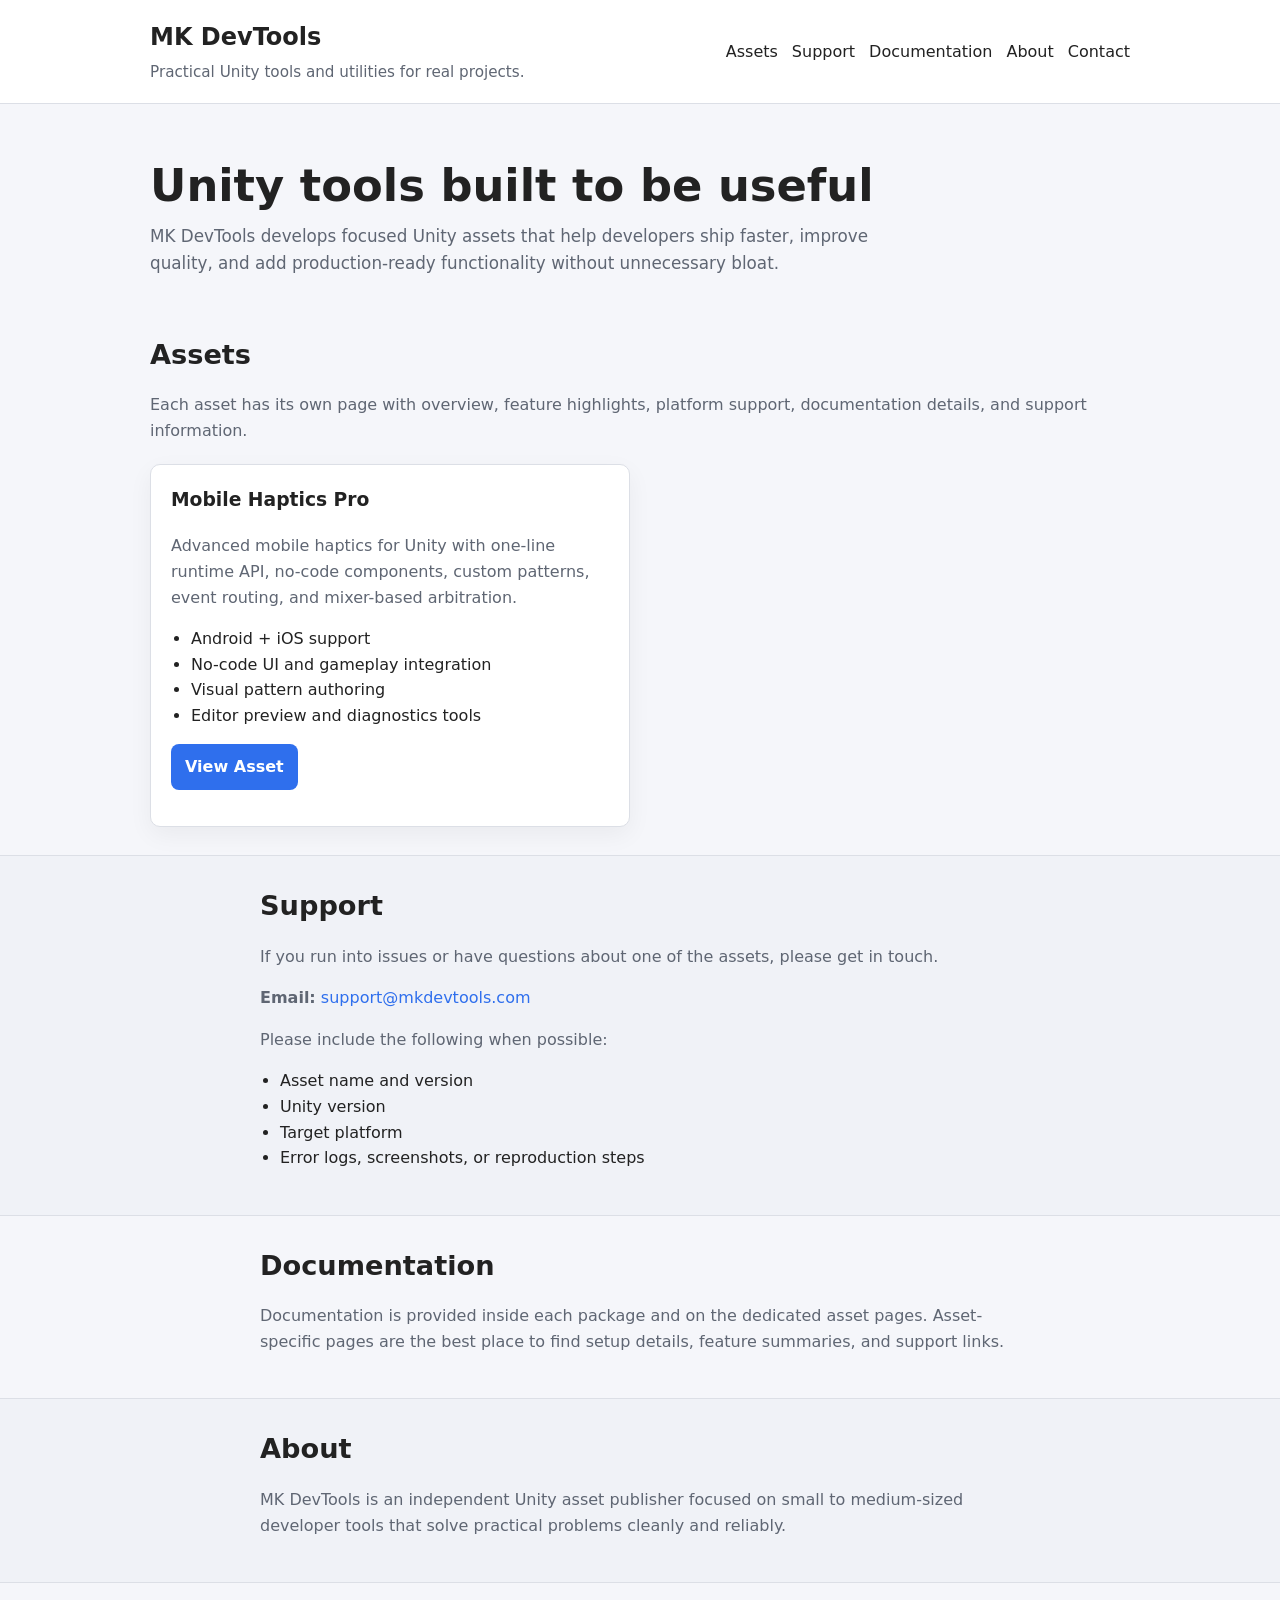
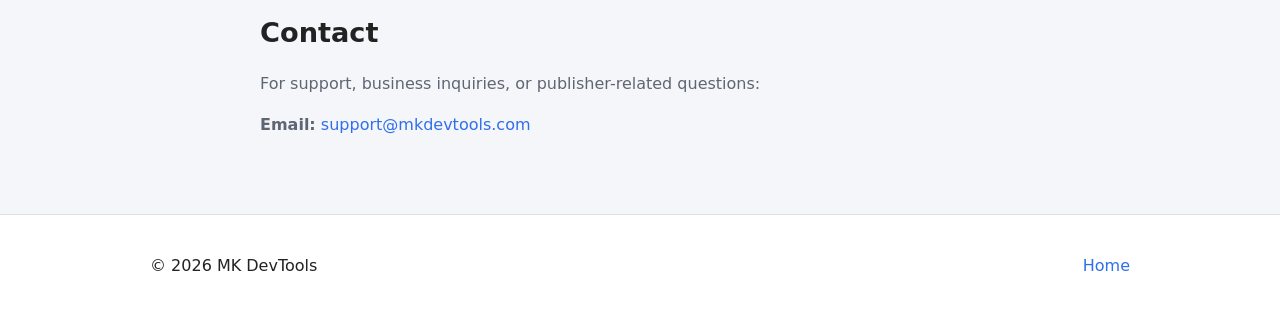
<file: index.html>
<!DOCTYPE html>
<html lang="en">
<head>
  <meta charset="UTF-8">
  <meta name="viewport" content="width=device-width, initial-scale=1.0">
  <title>MK DevTools</title>
  <meta name="description" content="MK DevTools - Unity Asset Store tools and utilities.">
  <link rel="stylesheet" href="styles.css">
</head>
<body>

  <header class="site-header">
    <div class="container header-inner">
      <div>
        <a href="index.html" class="brand">MK DevTools</a>
        <p class="tagline">Practical Unity tools and utilities for real projects.</p>
      </div>

      <nav class="main-nav">
        <a href="index.html#assets">Assets</a>
        <a href="index.html#support">Support</a>
        <a href="index.html#documentation">Documentation</a>
        <a href="index.html#about">About</a>
        <a href="index.html#contact">Contact</a>
      </nav>
    </div>
  </header>

  <main>
    <section class="hero">
      <div class="container">
        <h1>Unity tools built to be useful</h1>
        <p>
          MK DevTools develops focused Unity assets that help developers ship faster,
          improve quality, and add production-ready functionality without unnecessary bloat.
        </p>
      </div>
    </section>

    <section id="assets" class="section">
      <div class="container">
        <h2>Assets</h2>
        <p class="section-intro">
          Each asset has its own page with overview, feature highlights, platform support,
          documentation details, and support information.
        </p>

        <div class="asset-grid">

          <article class="asset-card">
            <h3>Mobile Haptics Pro</h3>
            <p>
              Advanced mobile haptics for Unity with one-line runtime API, no-code components,
              custom patterns, event routing, and mixer-based arbitration.
            </p>
            <ul>
              <li>Android + iOS support</li>
              <li>No-code UI and gameplay integration</li>
              <li>Visual pattern authoring</li>
              <li>Editor preview and diagnostics tools</li>
            </ul>
            <p>
              <a class="button" href="assets/mobile-haptics-pro.html">View Asset</a>
            </p>
          </article>
        </div>
      </div>
    </section>

    <section id="support" class="section alt-section">
      <div class="container narrow">
        <h2>Support</h2>
        <p>
          If you run into issues or have questions about one of the assets, please get in touch.
        </p>
        <p><strong>Email:</strong> <a href="mailto:support@mkdevtools.com">support@mkdevtools.com</a></p>
        <p>Please include the following when possible:</p>
        <ul>
          <li>Asset name and version</li>
          <li>Unity version</li>
          <li>Target platform</li>
          <li>Error logs, screenshots, or reproduction steps</li>
        </ul>
      </div>
    </section>

    <section id="documentation" class="section">
      <div class="container narrow">
        <h2>Documentation</h2>
        <p>
          Documentation is provided inside each package and on the dedicated asset pages.
          Asset-specific pages are the best place to find setup details, feature summaries,
          and support links.
        </p>
      </div>
    </section>

    <section id="about" class="section alt-section">
      <div class="container narrow">
        <h2>About</h2>
        <p>
          MK DevTools is an independent Unity asset publisher focused on small to medium-sized
          developer tools that solve practical problems cleanly and reliably.
        </p>
      </div>
    </section>

    <section id="contact" class="section">
      <div class="container narrow">
        <h2>Contact</h2>
        <p>
          For support, business inquiries, or publisher-related questions:
        </p>
        <p>
          <strong>Email:</strong>
          <a href="mailto:support@mkdevtools.com">support@mkdevtools.com</a>
        </p>
      </div>
    </section>
  </main>

  <footer class="site-footer">
    <div class="container footer-inner">
      <p>© 2026 MK DevTools</p>
      <p><a href="index.html">Home</a></p>
    </div>
  </footer>

</body>
</html>
</file>
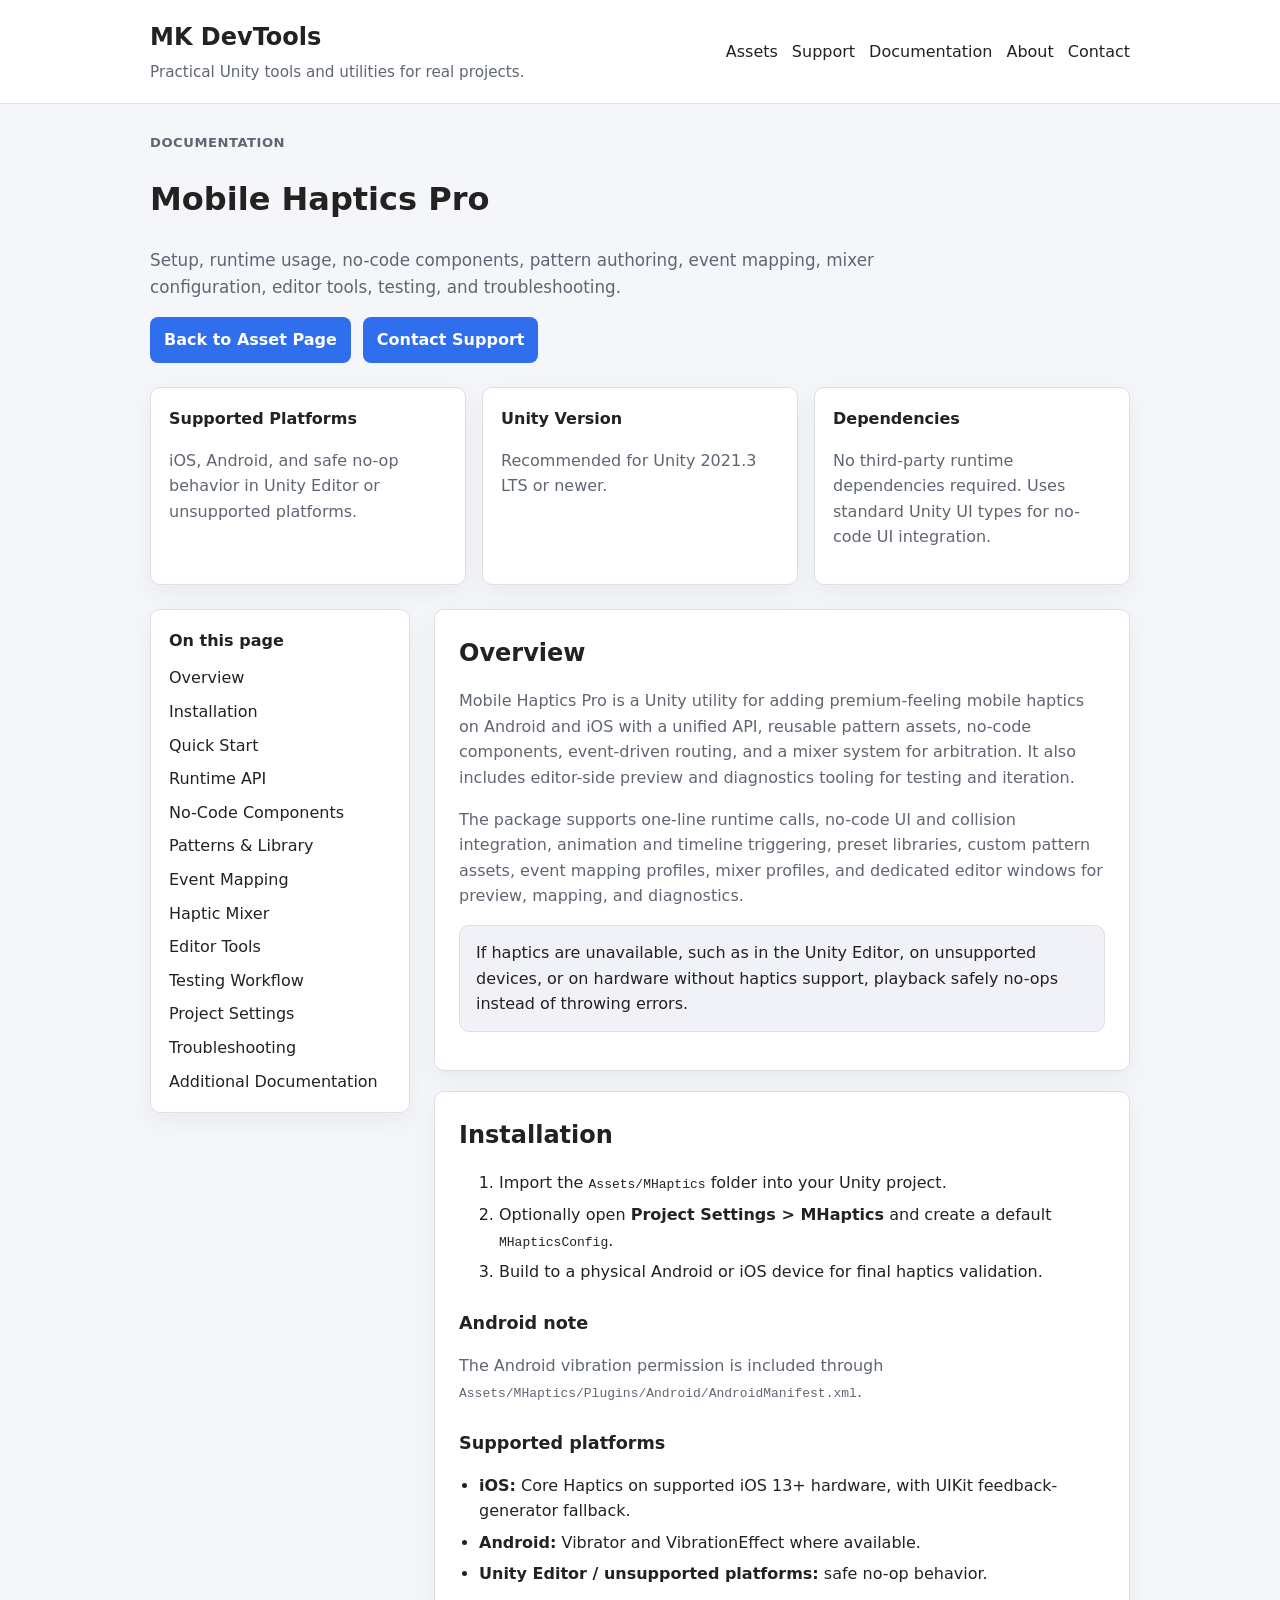
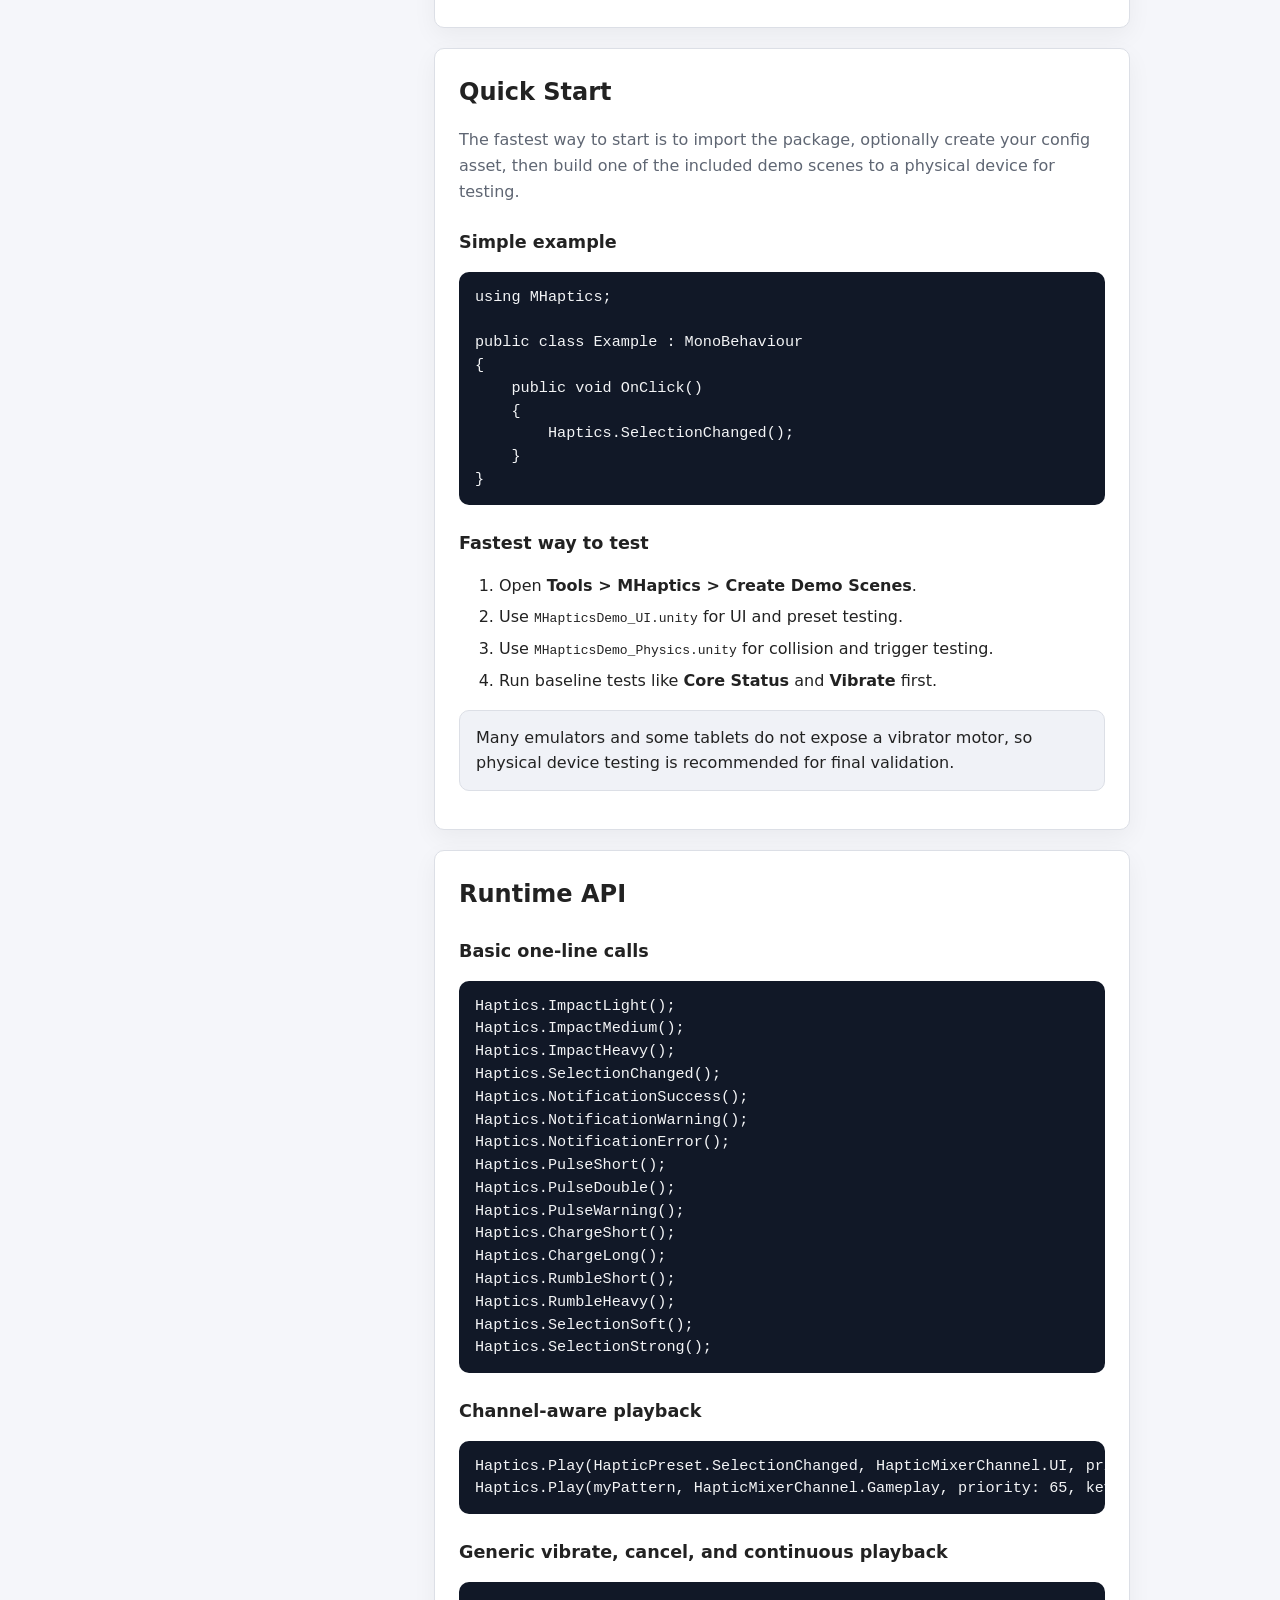
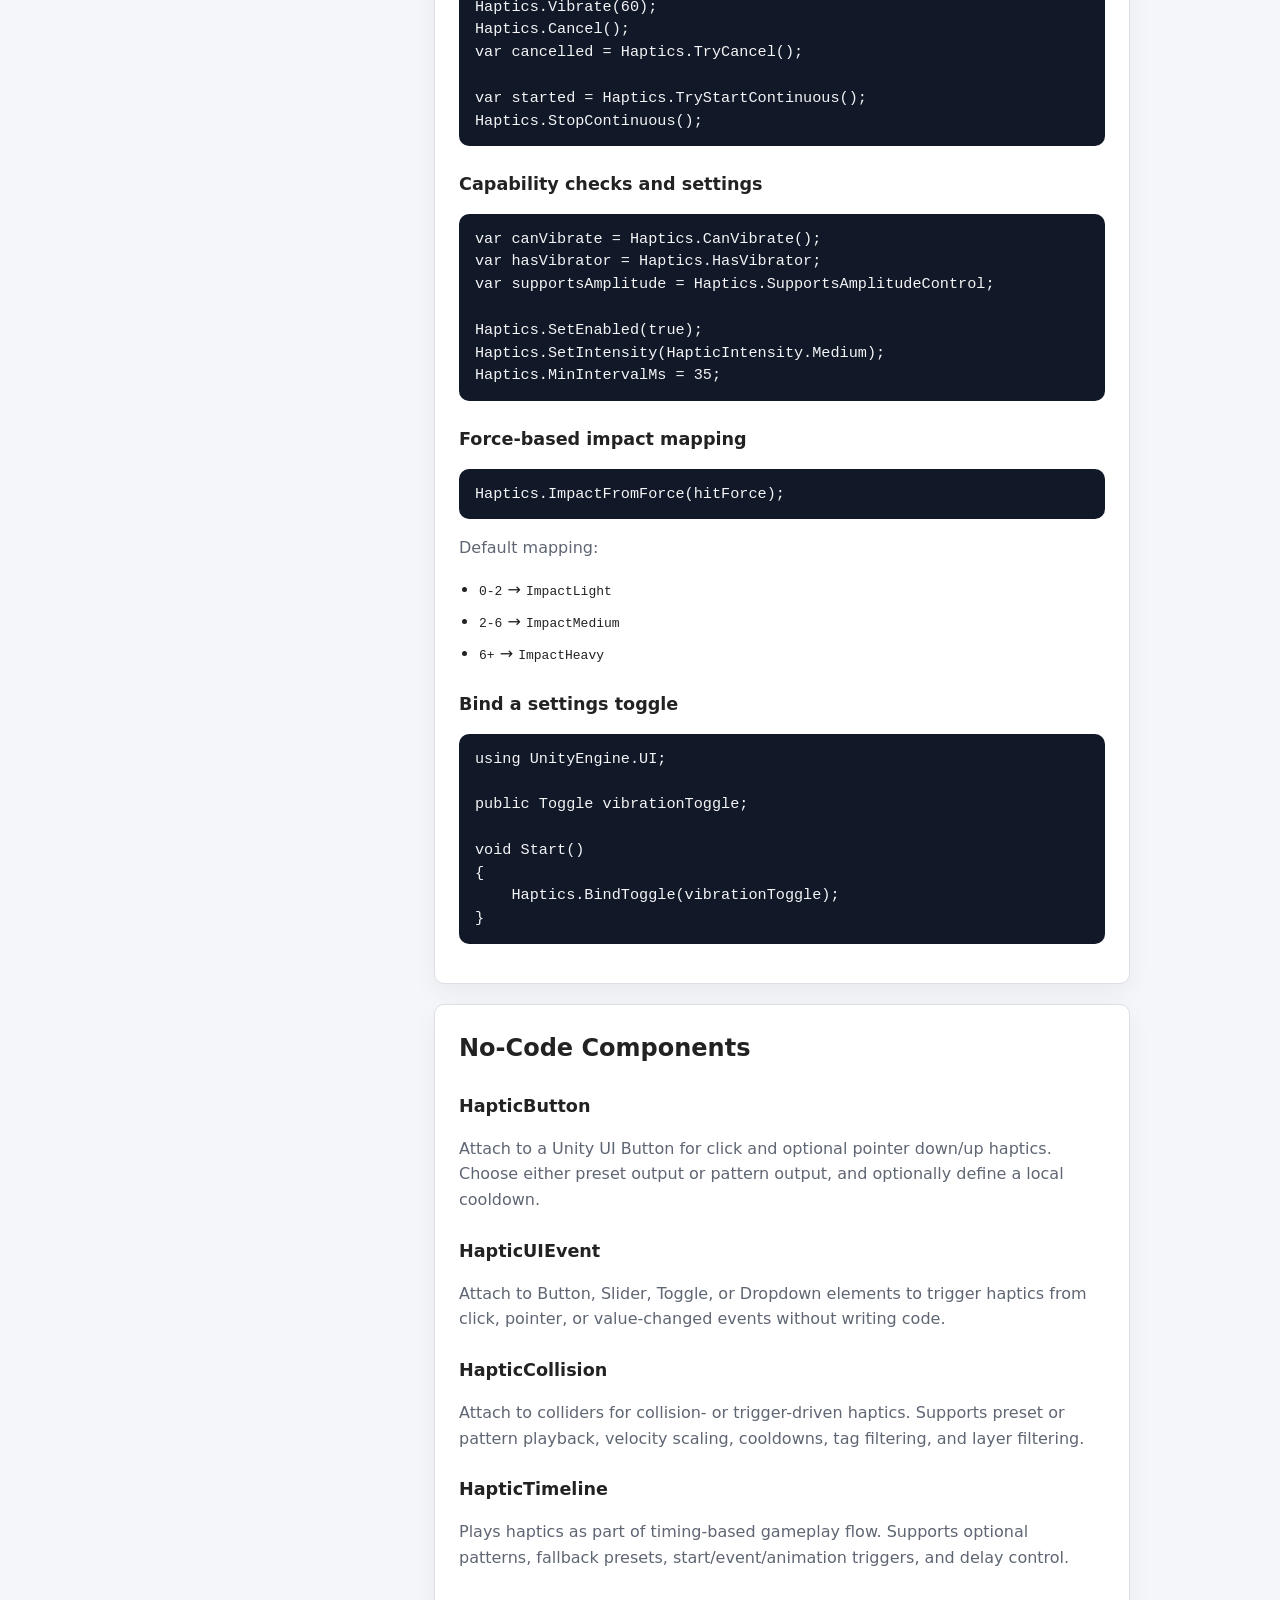
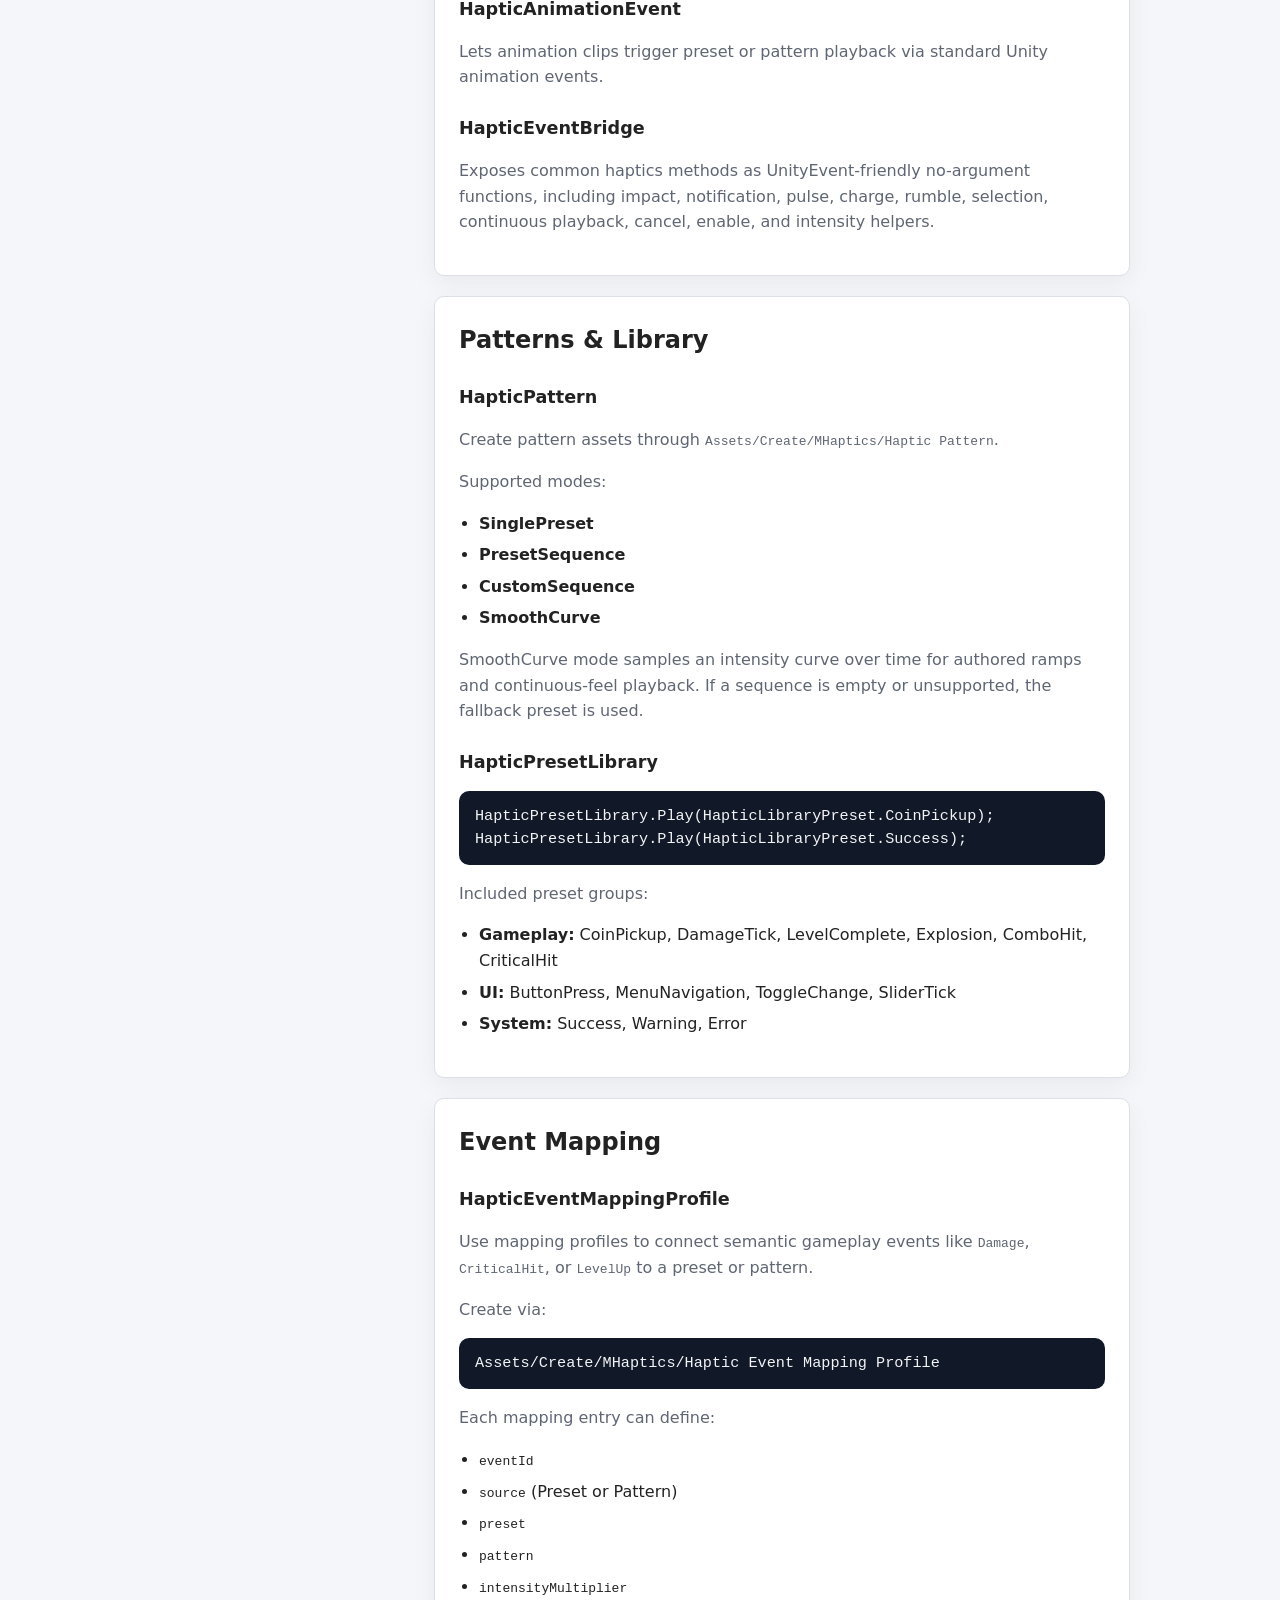
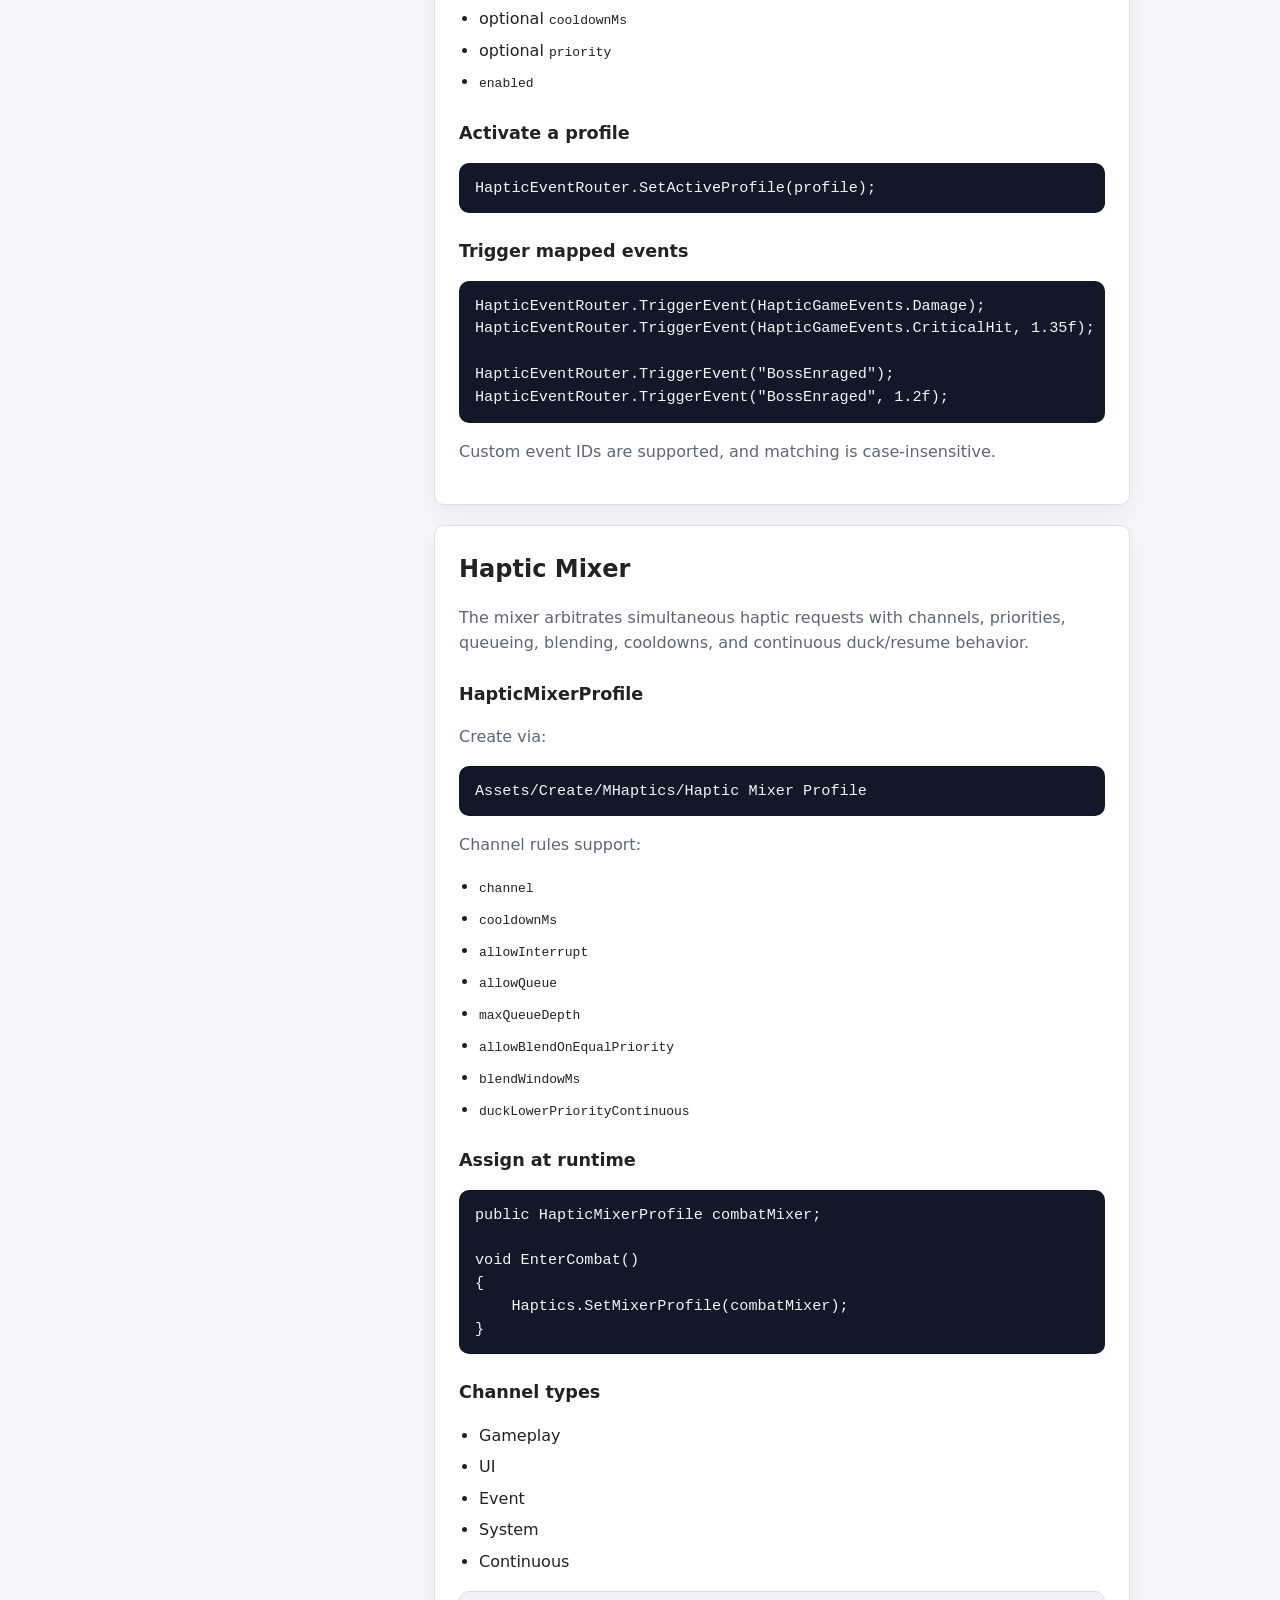
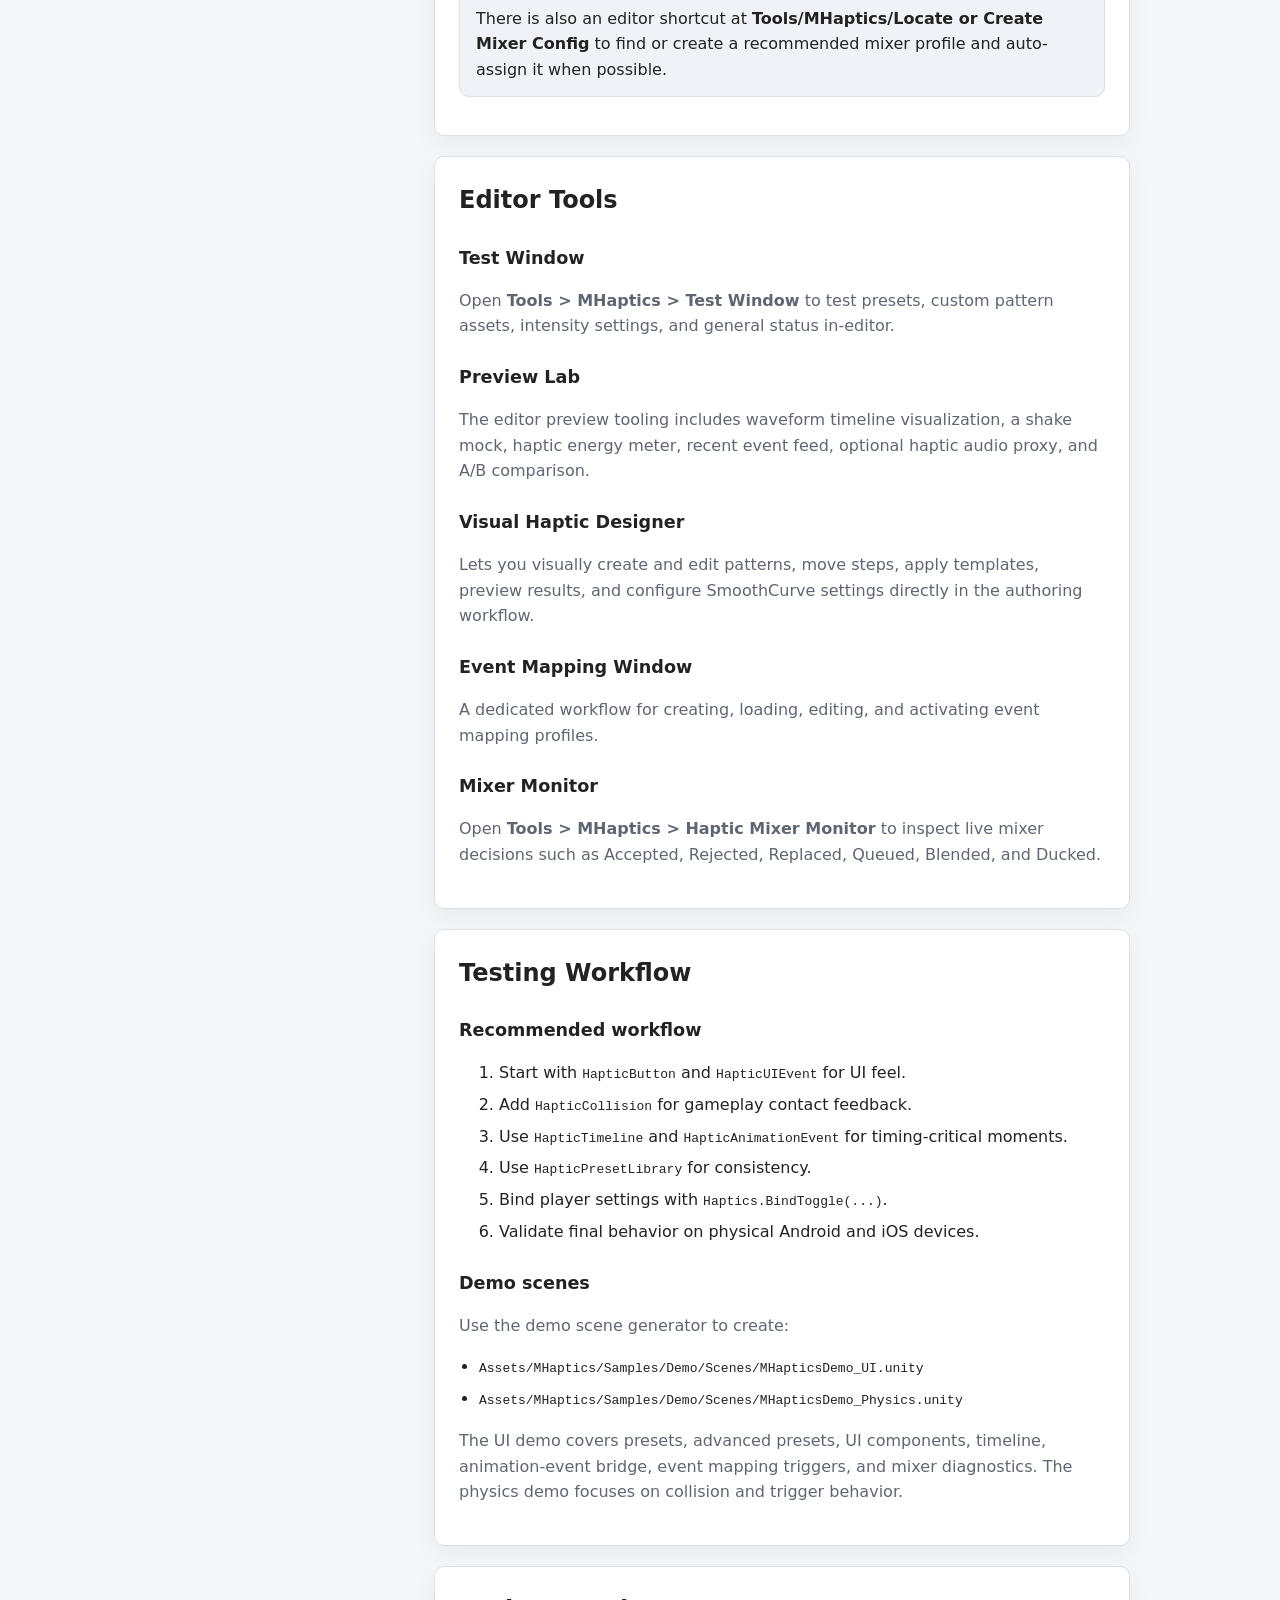
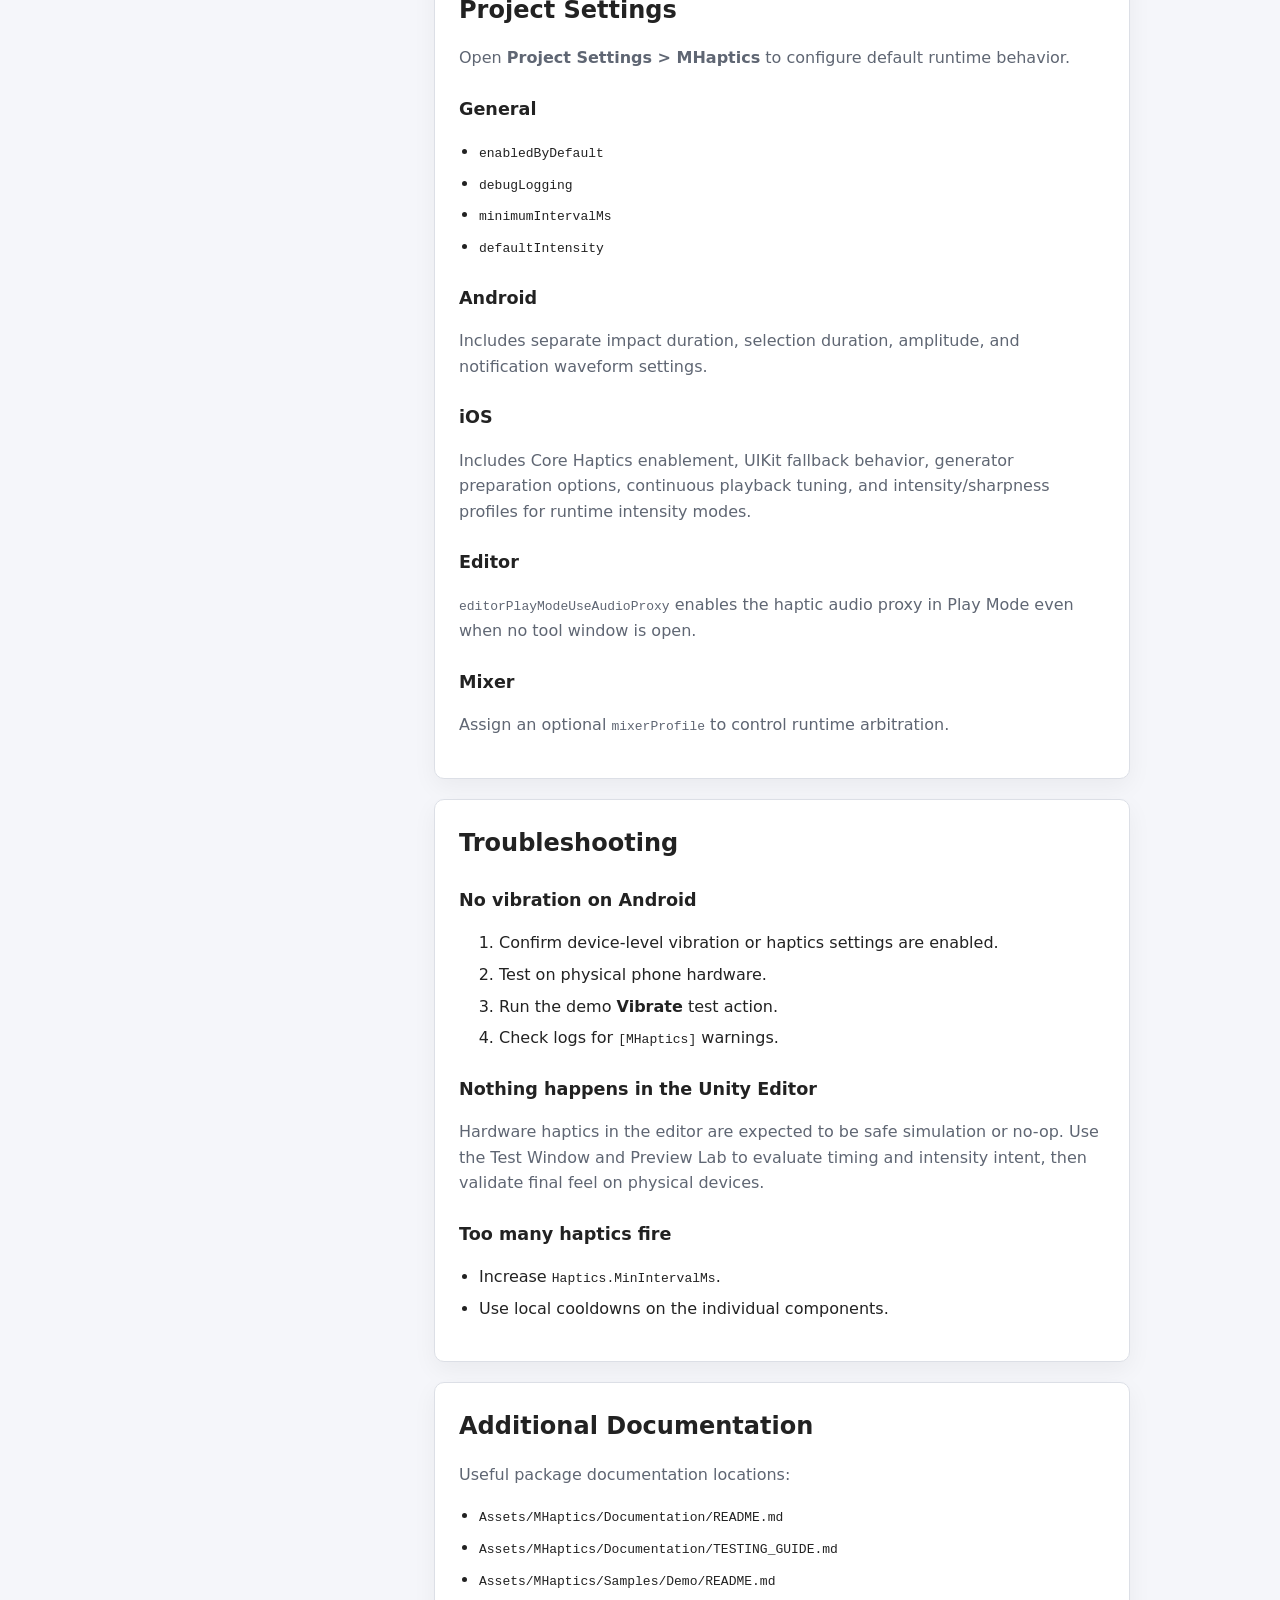
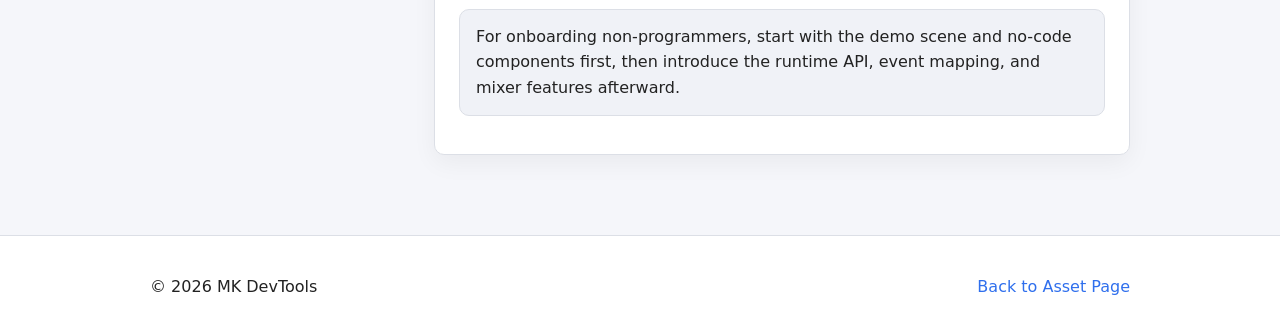
<file: assets/mobile-haptics-pro-docs.html>
<!DOCTYPE html>
<html lang="en">
<head>
  <meta charset="UTF-8">
  <meta name="viewport" content="width=device-width, initial-scale=1.0">
  <title>Mobile Haptics Pro Documentation | MK DevTools</title>
  <meta
    name="description"
    content="Documentation for Mobile Haptics Pro - setup, usage, no-code components, patterns, event mapping, mixer system, editor tools, testing, and troubleshooting."
  >
  <link rel="stylesheet" href="../styles.css">
  <style>
    .docs-layout{
      display:grid;
      grid-template-columns: 260px minmax(0, 1fr);
      gap:24px;
      align-items:start;
    }

    .docs-sidebar{
      position:sticky;
      top:90px;
      background:var(--surface);
      border:1px solid var(--border);
      border-radius:var(--radius);
      padding:18px;
      box-shadow:var(--shadow);
    }

    .docs-sidebar h2{
      font-size:1rem;
      margin:0 0 12px;
    }

    .docs-sidebar ul{
      list-style:none;
      padding:0;
      margin:0;
    }

    .docs-sidebar li + li{
      margin-top:8px;
    }

    .docs-sidebar a{
      color:var(--text);
    }

    .docs-content{
      min-width:0;
    }

    .docs-section{
      background:var(--surface);
      border:1px solid var(--border);
      border-radius:var(--radius);
      padding:24px;
      box-shadow:var(--shadow);
      margin-bottom:20px;
    }

    .docs-section h2{
      margin-top:0;
      font-size:1.5rem;
    }

    .docs-section h3{
      margin-top:24px;
      margin-bottom:8px;
      font-size:1.1rem;
    }

    .docs-meta{
      display:grid;
      grid-template-columns:repeat(3, minmax(0, 1fr));
      gap:16px;
      margin-top:24px;
    }

    .docs-meta-card{
      background:var(--surface);
      border:1px solid var(--border);
      border-radius:var(--radius);
      padding:18px;
      box-shadow:var(--shadow);
    }

    .docs-meta-card h3{
      margin-top:0;
      font-size:1rem;
    }

    .code-block{
      background:#111827;
      color:#f3f4f6;
      padding:14px 16px;
      border-radius:10px;
      overflow:auto;
      font-size:0.95rem;
      line-height:1.5;
    }

    .callout{
      background:var(--surface-alt);
      border:1px solid var(--border);
      border-radius:10px;
      padding:14px 16px;
      margin:14px 0;
    }

    .inline-list li + li{
      margin-top:6px;
    }

    .docs-top-links{
      display:flex;
      gap:12px;
      flex-wrap:wrap;
      margin-top:16px;
    }

    @media (max-width: 900px){
      .docs-layout{
        grid-template-columns: 1fr;
      }

      .docs-sidebar{
        position:static;
      }

      .docs-meta{
        grid-template-columns:1fr;
      }
    }
  </style>
</head>
<body>

  <header class="site-header">
    <div class="container header-inner">
      <div>
        <a href="../index.html" class="brand">MK DevTools</a>
        <p class="tagline">Practical Unity tools and utilities for real projects.</p>
      </div>

      <nav class="main-nav">
        <a href="../index.html#assets">Assets</a>
        <a href="../index.html#support">Support</a>
        <a href="../index.html#documentation">Documentation</a>
        <a href="../index.html#about">About</a>
        <a href="../index.html#contact">Contact</a>
      </nav>
    </div>
  </header>

  <main class="section">
    <div class="container">
      <div class="page-header">
        <p class="eyebrow">Documentation</p>
        <h1>Mobile Haptics Pro</h1>
        <p class="lead">
          Setup, runtime usage, no-code components, pattern authoring, event mapping,
          mixer configuration, editor tools, testing, and troubleshooting.
        </p>

        <div class="docs-top-links">
          <a class="button" href="mobile-haptics-pro.html">Back to Asset Page</a>
          <a class="button" href="mailto:support@mkdevtools.com">Contact Support</a>
        </div>
      </div>

      <div class="docs-meta">
        <div class="docs-meta-card">
          <h3>Supported Platforms</h3>
          <p>iOS, Android, and safe no-op behavior in Unity Editor or unsupported platforms.</p>
        </div>
        <div class="docs-meta-card">
          <h3>Unity Version</h3>
          <p>Recommended for Unity 2021.3 LTS or newer.</p>
        </div>
        <div class="docs-meta-card">
          <h3>Dependencies</h3>
          <p>No third-party runtime dependencies required. Uses standard Unity UI types for no-code UI integration.</p>
        </div>
      </div>

      <div class="docs-layout" style="margin-top:24px;">
        <aside class="docs-sidebar">
          <h2>On this page</h2>
          <ul>
            <li><a href="#overview">Overview</a></li>
            <li><a href="#installation">Installation</a></li>
            <li><a href="#quick-start">Quick Start</a></li>
            <li><a href="#runtime-api">Runtime API</a></li>
            <li><a href="#no-code-components">No-Code Components</a></li>
            <li><a href="#patterns">Patterns & Library</a></li>
            <li><a href="#event-mapping">Event Mapping</a></li>
            <li><a href="#mixer">Haptic Mixer</a></li>
            <li><a href="#editor-tools">Editor Tools</a></li>
            <li><a href="#testing">Testing Workflow</a></li>
            <li><a href="#project-settings">Project Settings</a></li>
            <li><a href="#troubleshooting">Troubleshooting</a></li>
            <li><a href="#documentation-files">Additional Documentation</a></li>
          </ul>
        </aside>

        <div class="docs-content">

          <section id="overview" class="docs-section">
            <h2>Overview</h2>
            <p>
              Mobile Haptics Pro is a Unity utility for adding premium-feeling mobile haptics
              on Android and iOS with a unified API, reusable pattern assets, no-code components,
              event-driven routing, and a mixer system for arbitration. It also includes editor-side
              preview and diagnostics tooling for testing and iteration.
            </p>

            <p>
              The package supports one-line runtime calls, no-code UI and collision integration,
              animation and timeline triggering, preset libraries, custom pattern assets, event
              mapping profiles, mixer profiles, and dedicated editor windows for preview, mapping,
              and diagnostics.
            </p>

            <div class="callout">
              If haptics are unavailable, such as in the Unity Editor, on unsupported devices, or
              on hardware without haptics support, playback safely no-ops instead of throwing errors.
            </div>
          </section>

          <section id="installation" class="docs-section">
            <h2>Installation</h2>
            <ol class="inline-list">
              <li>Import the <code>Assets/MHaptics</code> folder into your Unity project.</li>
              <li>Optionally open <strong>Project Settings &gt; MHaptics</strong> and create a default <code>MHapticsConfig</code>.</li>
              <li>Build to a physical Android or iOS device for final haptics validation.</li>
            </ol>

            <h3>Android note</h3>
            <p>
              The Android vibration permission is included through
              <code>Assets/MHaptics/Plugins/Android/AndroidManifest.xml</code>.
            </p>

            <h3>Supported platforms</h3>
            <ul class="inline-list">
              <li><strong>iOS:</strong> Core Haptics on supported iOS 13+ hardware, with UIKit feedback-generator fallback.</li>
              <li><strong>Android:</strong> Vibrator and VibrationEffect where available.</li>
              <li><strong>Unity Editor / unsupported platforms:</strong> safe no-op behavior.</li>
            </ul>
          </section>

          <section id="quick-start" class="docs-section">
            <h2>Quick Start</h2>
            <p>
              The fastest way to start is to import the package, optionally create your config asset,
              then build one of the included demo scenes to a physical device for testing.
            </p>

            <h3>Simple example</h3>
            <pre class="code-block"><code>using MHaptics;

public class Example : MonoBehaviour
{
    public void OnClick()
    {
        Haptics.SelectionChanged();
    }
}</code></pre>

            <h3>Fastest way to test</h3>
            <ol class="inline-list">
              <li>Open <strong>Tools &gt; MHaptics &gt; Create Demo Scenes</strong>.</li>
              <li>Use <code>MHapticsDemo_UI.unity</code> for UI and preset testing.</li>
              <li>Use <code>MHapticsDemo_Physics.unity</code> for collision and trigger testing.</li>
              <li>Run baseline tests like <strong>Core Status</strong> and <strong>Vibrate</strong> first.</li>
            </ol>

            <div class="callout">
              Many emulators and some tablets do not expose a vibrator motor, so physical device testing
              is recommended for final validation.
            </div>
          </section>

          <section id="runtime-api" class="docs-section">
            <h2>Runtime API</h2>

            <h3>Basic one-line calls</h3>
            <pre class="code-block"><code>Haptics.ImpactLight();
Haptics.ImpactMedium();
Haptics.ImpactHeavy();
Haptics.SelectionChanged();
Haptics.NotificationSuccess();
Haptics.NotificationWarning();
Haptics.NotificationError();
Haptics.PulseShort();
Haptics.PulseDouble();
Haptics.PulseWarning();
Haptics.ChargeShort();
Haptics.ChargeLong();
Haptics.RumbleShort();
Haptics.RumbleHeavy();
Haptics.SelectionSoft();
Haptics.SelectionStrong();</code></pre>

            <h3>Channel-aware playback</h3>
            <pre class="code-block"><code>Haptics.Play(HapticPreset.SelectionChanged, HapticMixerChannel.UI, priority: 40, key: "MenuSelect");
Haptics.Play(myPattern, HapticMixerChannel.Gameplay, priority: 65, key: "CombatImpact");</code></pre>

            <h3>Generic vibrate, cancel, and continuous playback</h3>
            <pre class="code-block"><code>Haptics.Vibrate(60);
Haptics.Cancel();
var cancelled = Haptics.TryCancel();

var started = Haptics.TryStartContinuous();
Haptics.StopContinuous();</code></pre>

            <h3>Capability checks and settings</h3>
            <pre class="code-block"><code>var canVibrate = Haptics.CanVibrate();
var hasVibrator = Haptics.HasVibrator;
var supportsAmplitude = Haptics.SupportsAmplitudeControl;

Haptics.SetEnabled(true);
Haptics.SetIntensity(HapticIntensity.Medium);
Haptics.MinIntervalMs = 35;</code></pre>

            <h3>Force-based impact mapping</h3>
            <pre class="code-block"><code>Haptics.ImpactFromForce(hitForce);</code></pre>

            <p>Default mapping:</p>
            <ul class="inline-list">
              <li><code>0-2</code> → <code>ImpactLight</code></li>
              <li><code>2-6</code> → <code>ImpactMedium</code></li>
              <li><code>6+</code> → <code>ImpactHeavy</code></li>
            </ul>

            <h3>Bind a settings toggle</h3>
            <pre class="code-block"><code>using UnityEngine.UI;

public Toggle vibrationToggle;

void Start()
{
    Haptics.BindToggle(vibrationToggle);
}</code></pre>
          </section>

          <section id="no-code-components" class="docs-section">
            <h2>No-Code Components</h2>

            <h3>HapticButton</h3>
            <p>
              Attach to a Unity UI Button for click and optional pointer down/up haptics.
              Choose either preset output or pattern output, and optionally define a local cooldown.
            </p>

            <h3>HapticUIEvent</h3>
            <p>
              Attach to Button, Slider, Toggle, or Dropdown elements to trigger haptics from
              click, pointer, or value-changed events without writing code.
            </p>

            <h3>HapticCollision</h3>
            <p>
              Attach to colliders for collision- or trigger-driven haptics. Supports preset or pattern
              playback, velocity scaling, cooldowns, tag filtering, and layer filtering.
            </p>

            <h3>HapticTimeline</h3>
            <p>
              Plays haptics as part of timing-based gameplay flow. Supports optional patterns, fallback
              presets, start/event/animation triggers, and delay control.
            </p>

            <h3>HapticAnimationEvent</h3>
            <p>
              Lets animation clips trigger preset or pattern playback via standard Unity animation events.
            </p>

            <h3>HapticEventBridge</h3>
            <p>
              Exposes common haptics methods as UnityEvent-friendly no-argument functions, including impact,
              notification, pulse, charge, rumble, selection, continuous playback, cancel, enable, and intensity helpers.
            </p>
          </section>

          <section id="patterns" class="docs-section">
            <h2>Patterns & Library</h2>

            <h3>HapticPattern</h3>
            <p>Create pattern assets through <code>Assets/Create/MHaptics/Haptic Pattern</code>.</p>

            <p>Supported modes:</p>
            <ul class="inline-list">
              <li><strong>SinglePreset</strong></li>
              <li><strong>PresetSequence</strong></li>
              <li><strong>CustomSequence</strong></li>
              <li><strong>SmoothCurve</strong></li>
            </ul>

            <p>
              SmoothCurve mode samples an intensity curve over time for authored ramps and continuous-feel playback.
              If a sequence is empty or unsupported, the fallback preset is used.
            </p>

            <h3>HapticPresetLibrary</h3>
            <pre class="code-block"><code>HapticPresetLibrary.Play(HapticLibraryPreset.CoinPickup);
HapticPresetLibrary.Play(HapticLibraryPreset.Success);</code></pre>

            <p>Included preset groups:</p>
            <ul class="inline-list">
              <li><strong>Gameplay:</strong> CoinPickup, DamageTick, LevelComplete, Explosion, ComboHit, CriticalHit</li>
              <li><strong>UI:</strong> ButtonPress, MenuNavigation, ToggleChange, SliderTick</li>
              <li><strong>System:</strong> Success, Warning, Error</li>
            </ul>
          </section>

          <section id="event-mapping" class="docs-section">
            <h2>Event Mapping</h2>

            <h3>HapticEventMappingProfile</h3>
            <p>
              Use mapping profiles to connect semantic gameplay events like <code>Damage</code>,
              <code>CriticalHit</code>, or <code>LevelUp</code> to a preset or pattern.
            </p>

            <p>Create via:</p>
            <pre class="code-block"><code>Assets/Create/MHaptics/Haptic Event Mapping Profile</code></pre>

            <p>Each mapping entry can define:</p>
            <ul class="inline-list">
              <li><code>eventId</code></li>
              <li><code>source</code> (Preset or Pattern)</li>
              <li><code>preset</code></li>
              <li><code>pattern</code></li>
              <li><code>intensityMultiplier</code></li>
              <li>optional <code>cooldownMs</code></li>
              <li>optional <code>priority</code></li>
              <li><code>enabled</code></li>
            </ul>

            <h3>Activate a profile</h3>
            <pre class="code-block"><code>HapticEventRouter.SetActiveProfile(profile);</code></pre>

            <h3>Trigger mapped events</h3>
            <pre class="code-block"><code>HapticEventRouter.TriggerEvent(HapticGameEvents.Damage);
HapticEventRouter.TriggerEvent(HapticGameEvents.CriticalHit, 1.35f);

HapticEventRouter.TriggerEvent("BossEnraged");
HapticEventRouter.TriggerEvent("BossEnraged", 1.2f);</code></pre>

            <p>
              Custom event IDs are supported, and matching is case-insensitive.
            </p>
          </section>

          <section id="mixer" class="docs-section">
            <h2>Haptic Mixer</h2>
            <p>
              The mixer arbitrates simultaneous haptic requests with channels, priorities, queueing,
              blending, cooldowns, and continuous duck/resume behavior.
            </p>

            <h3>HapticMixerProfile</h3>
            <p>Create via:</p>
            <pre class="code-block"><code>Assets/Create/MHaptics/Haptic Mixer Profile</code></pre>

            <p>Channel rules support:</p>
            <ul class="inline-list">
              <li><code>channel</code></li>
              <li><code>cooldownMs</code></li>
              <li><code>allowInterrupt</code></li>
              <li><code>allowQueue</code></li>
              <li><code>maxQueueDepth</code></li>
              <li><code>allowBlendOnEqualPriority</code></li>
              <li><code>blendWindowMs</code></li>
              <li><code>duckLowerPriorityContinuous</code></li>
            </ul>

            <h3>Assign at runtime</h3>
            <pre class="code-block"><code>public HapticMixerProfile combatMixer;

void EnterCombat()
{
    Haptics.SetMixerProfile(combatMixer);
}</code></pre>

            <h3>Channel types</h3>
            <ul class="inline-list">
              <li>Gameplay</li>
              <li>UI</li>
              <li>Event</li>
              <li>System</li>
              <li>Continuous</li>
            </ul>

            <div class="callout">
              There is also an editor shortcut at <strong>Tools/MHaptics/Locate or Create Mixer Config</strong>
              to find or create a recommended mixer profile and auto-assign it when possible.
            </div>
          </section>

          <section id="editor-tools" class="docs-section">
            <h2>Editor Tools</h2>

            <h3>Test Window</h3>
            <p>
              Open <strong>Tools &gt; MHaptics &gt; Test Window</strong> to test presets, custom pattern assets,
              intensity settings, and general status in-editor.
            </p>

            <h3>Preview Lab</h3>
            <p>
              The editor preview tooling includes waveform timeline visualization, a shake mock,
              haptic energy meter, recent event feed, optional haptic audio proxy, and A/B comparison.
            </p>

            <h3>Visual Haptic Designer</h3>
            <p>
              Lets you visually create and edit patterns, move steps, apply templates, preview results,
              and configure SmoothCurve settings directly in the authoring workflow.
            </p>

            <h3>Event Mapping Window</h3>
            <p>
              A dedicated workflow for creating, loading, editing, and activating event mapping profiles.
            </p>

            <h3>Mixer Monitor</h3>
            <p>
              Open <strong>Tools &gt; MHaptics &gt; Haptic Mixer Monitor</strong> to inspect live mixer decisions
              such as Accepted, Rejected, Replaced, Queued, Blended, and Ducked.
            </p>
          </section>

          <section id="testing" class="docs-section">
            <h2>Testing Workflow</h2>

            <h3>Recommended workflow</h3>
            <ol class="inline-list">
              <li>Start with <code>HapticButton</code> and <code>HapticUIEvent</code> for UI feel.</li>
              <li>Add <code>HapticCollision</code> for gameplay contact feedback.</li>
              <li>Use <code>HapticTimeline</code> and <code>HapticAnimationEvent</code> for timing-critical moments.</li>
              <li>Use <code>HapticPresetLibrary</code> for consistency.</li>
              <li>Bind player settings with <code>Haptics.BindToggle(...)</code>.</li>
              <li>Validate final behavior on physical Android and iOS devices.</li>
            </ol>

            <h3>Demo scenes</h3>
            <p>Use the demo scene generator to create:</p>
            <ul class="inline-list">
              <li><code>Assets/MHaptics/Samples/Demo/Scenes/MHapticsDemo_UI.unity</code></li>
              <li><code>Assets/MHaptics/Samples/Demo/Scenes/MHapticsDemo_Physics.unity</code></li>
            </ul>

            <p>
              The UI demo covers presets, advanced presets, UI components, timeline, animation-event bridge,
              event mapping triggers, and mixer diagnostics. The physics demo focuses on collision and trigger behavior.
            </p>
          </section>

          <section id="project-settings" class="docs-section">
            <h2>Project Settings</h2>
            <p>
              Open <strong>Project Settings &gt; MHaptics</strong> to configure default runtime behavior.
            </p>

            <h3>General</h3>
            <ul class="inline-list">
              <li><code>enabledByDefault</code></li>
              <li><code>debugLogging</code></li>
              <li><code>minimumIntervalMs</code></li>
              <li><code>defaultIntensity</code></li>
            </ul>

            <h3>Android</h3>
            <p>
              Includes separate impact duration, selection duration, amplitude, and notification waveform settings.
            </p>

            <h3>iOS</h3>
            <p>
              Includes Core Haptics enablement, UIKit fallback behavior, generator preparation options,
              continuous playback tuning, and intensity/sharpness profiles for runtime intensity modes.
            </p>

            <h3>Editor</h3>
            <p>
              <code>editorPlayModeUseAudioProxy</code> enables the haptic audio proxy in Play Mode even when no tool window is open.
            </p>

            <h3>Mixer</h3>
            <p>
              Assign an optional <code>mixerProfile</code> to control runtime arbitration.
            </p>
          </section>

          <section id="troubleshooting" class="docs-section">
            <h2>Troubleshooting</h2>

            <h3>No vibration on Android</h3>
            <ol class="inline-list">
              <li>Confirm device-level vibration or haptics settings are enabled.</li>
              <li>Test on physical phone hardware.</li>
              <li>Run the demo <strong>Vibrate</strong> test action.</li>
              <li>Check logs for <code>[MHaptics]</code> warnings.</li>
            </ol>

            <h3>Nothing happens in the Unity Editor</h3>
            <p>
              Hardware haptics in the editor are expected to be safe simulation or no-op.
              Use the Test Window and Preview Lab to evaluate timing and intensity intent,
              then validate final feel on physical devices.
            </p>

            <h3>Too many haptics fire</h3>
            <ul class="inline-list">
              <li>Increase <code>Haptics.MinIntervalMs</code>.</li>
              <li>Use local cooldowns on the individual components.</li>
            </ul>
          </section>

          <section id="documentation-files" class="docs-section">
            <h2>Additional Documentation</h2>
            <p>Useful package documentation locations:</p>
            <ul class="inline-list">
              <li><code>Assets/MHaptics/Documentation/README.md</code></li>
              <li><code>Assets/MHaptics/Documentation/TESTING_GUIDE.md</code></li>
              <li><code>Assets/MHaptics/Samples/Demo/README.md</code></li>
            </ul>

            <div class="callout">
              For onboarding non-programmers, start with the demo scene and no-code components first,
              then introduce the runtime API, event mapping, and mixer features afterward.
            </div>
          </section>

        </div>
      </div>
    </div>
  </main>

  <footer class="site-footer">
    <div class="container footer-inner">
      <p>© 2026 MK DevTools</p>
      <p><a href="mobile-haptics-pro.html">Back to Asset Page</a></p>
    </div>
  </footer>

</body>
</html>
</file>
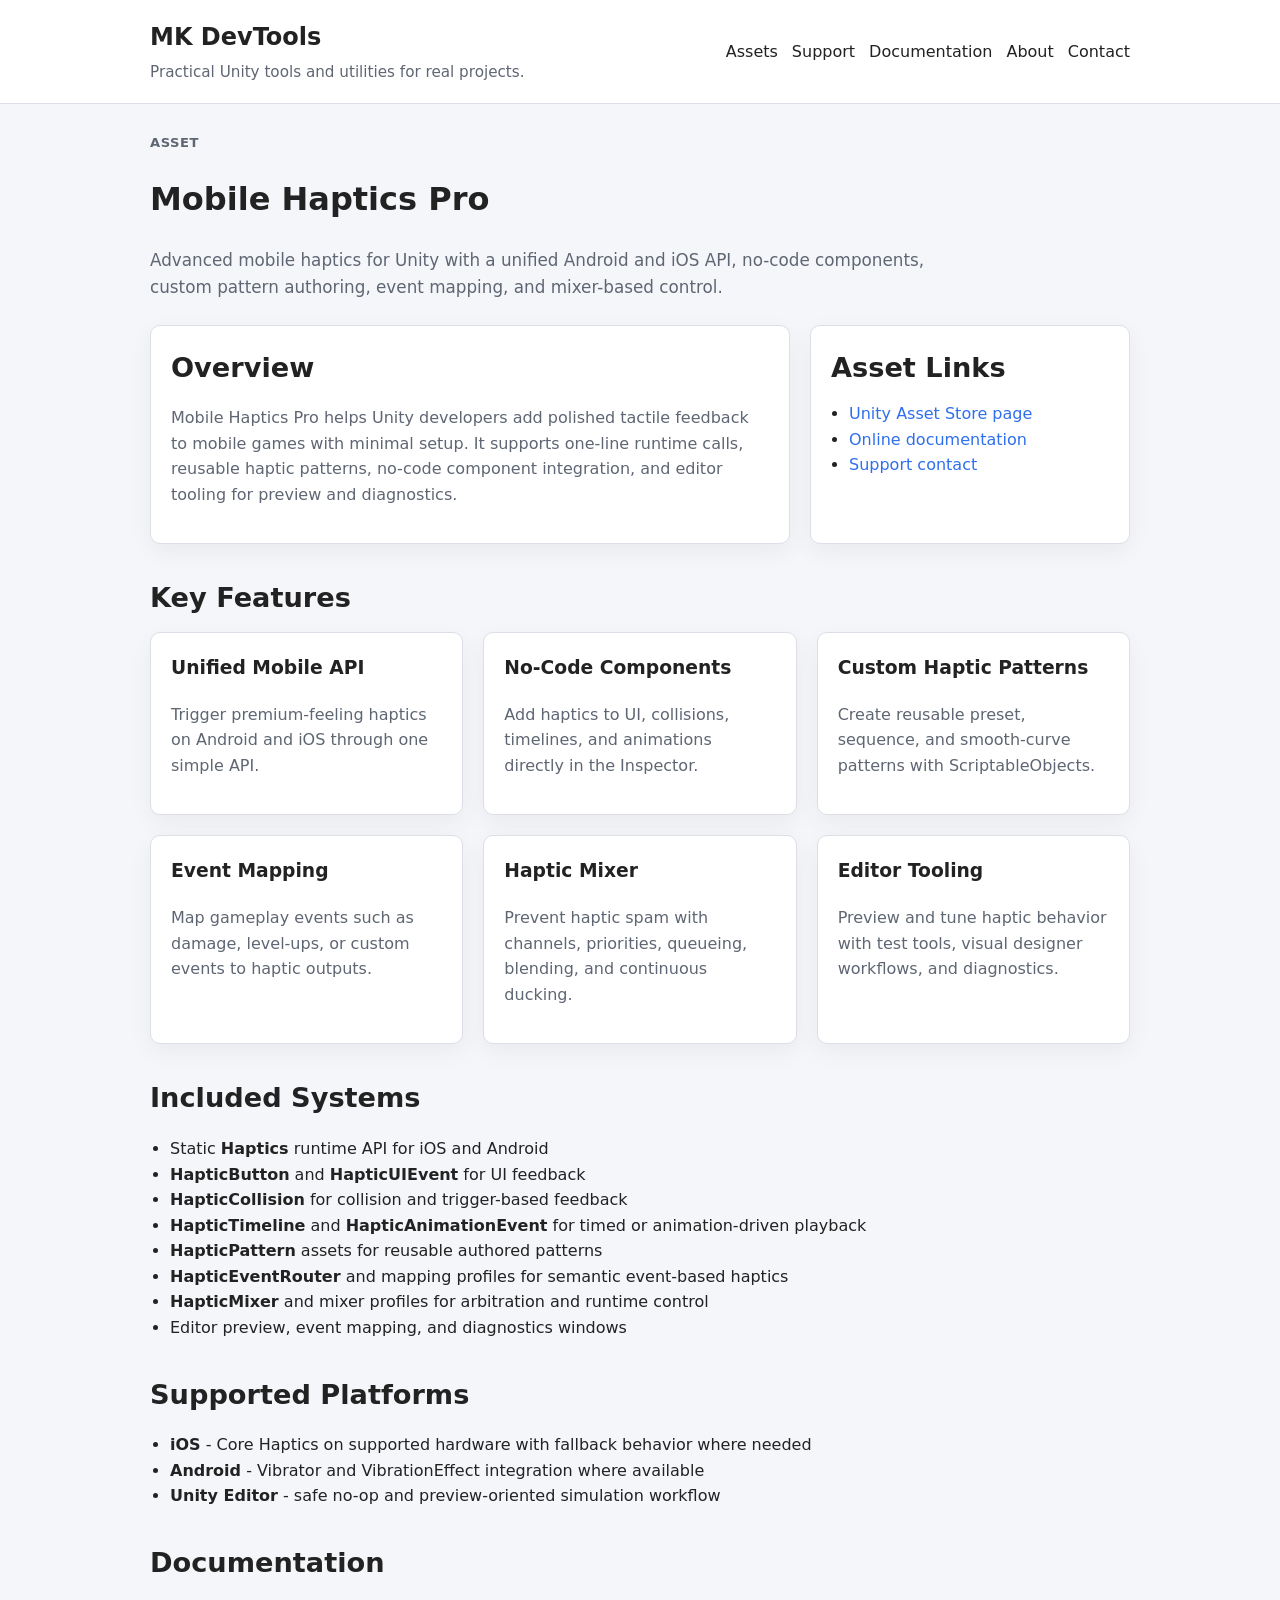
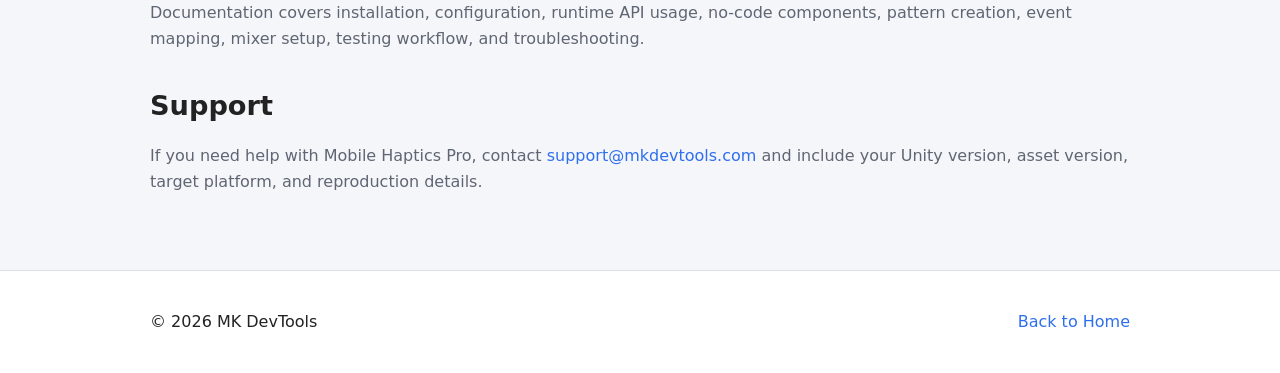
<file: assets/mobile-haptics-pro.html>
<!DOCTYPE html>
<html lang="en">
<head>
  <meta charset="UTF-8">
  <meta name="viewport" content="width=device-width, initial-scale=1.0">
  <title>Mobile Haptics Pro | MK DevTools</title>
  <meta name="description" content="Mobile Haptics Pro - advanced mobile haptics system for Unity on Android and iOS.">
  <link rel="stylesheet" href="../styles.css">
</head>
<body>

  <header class="site-header">
    <div class="container header-inner">
      <div>
        <a href="../index.html" class="brand">MK DevTools</a>
        <p class="tagline">Practical Unity tools and utilities for real projects.</p>
      </div>

      <nav class="main-nav">
        <a href="../index.html#assets">Assets</a>
        <a href="../index.html#support">Support</a>
        <a href="../index.html#documentation">Documentation</a>
        <a href="../index.html#about">About</a>
        <a href="../index.html#contact">Contact</a>
      </nav>
    </div>
  </header>

  <main class="section">
    <div class="container">
      <div class="page-header">
        <p class="eyebrow">Asset</p>
        <h1>Mobile Haptics Pro</h1>
        <p class="lead">
          Advanced mobile haptics for Unity with a unified Android and iOS API,
          no-code components, custom pattern authoring, event mapping, and mixer-based control.
        </p>
      </div>

      <div class="info-grid">
        <section class="content-card">
          <h2>Overview</h2>
          <p>
            Mobile Haptics Pro helps Unity developers add polished tactile feedback to mobile games
            with minimal setup. It supports one-line runtime calls, reusable haptic patterns,
            no-code component integration, and editor tooling for preview and diagnostics.
          </p>
        </section>

        <aside class="content-card">
          <h2>Asset Links</h2>
          <ul class="link-list">
            <li><a href="#">Unity Asset Store page</a></li>
            <li><a href="mobile-haptics-pro-docs.html">Online documentation</a></li>
            <li><a href="mailto:support@mkdevtools.com">Support contact</a></li>
          </ul>
        </aside>
      </div>

      <section class="section-block">
        <h2>Key Features</h2>
        <div class="feature-grid">
          <div class="feature-card">
            <h3>Unified Mobile API</h3>
            <p>Trigger premium-feeling haptics on Android and iOS through one simple API.</p>
          </div>
          <div class="feature-card">
            <h3>No-Code Components</h3>
            <p>Add haptics to UI, collisions, timelines, and animations directly in the Inspector.</p>
          </div>
          <div class="feature-card">
            <h3>Custom Haptic Patterns</h3>
            <p>Create reusable preset, sequence, and smooth-curve patterns with ScriptableObjects.</p>
          </div>
          <div class="feature-card">
            <h3>Event Mapping</h3>
            <p>Map gameplay events such as damage, level-ups, or custom events to haptic outputs.</p>
          </div>
          <div class="feature-card">
            <h3>Haptic Mixer</h3>
            <p>Prevent haptic spam with channels, priorities, queueing, blending, and continuous ducking.</p>
          </div>
          <div class="feature-card">
            <h3>Editor Tooling</h3>
            <p>Preview and tune haptic behavior with test tools, visual designer workflows, and diagnostics.</p>
          </div>
        </div>
      </section>

      <section class="section-block">
        <h2>Included Systems</h2>
        <ul>
          <li>Static <strong>Haptics</strong> runtime API for iOS and Android</li>
          <li><strong>HapticButton</strong> and <strong>HapticUIEvent</strong> for UI feedback</li>
          <li><strong>HapticCollision</strong> for collision and trigger-based feedback</li>
          <li><strong>HapticTimeline</strong> and <strong>HapticAnimationEvent</strong> for timed or animation-driven playback</li>
          <li><strong>HapticPattern</strong> assets for reusable authored patterns</li>
          <li><strong>HapticEventRouter</strong> and mapping profiles for semantic event-based haptics</li>
          <li><strong>HapticMixer</strong> and mixer profiles for arbitration and runtime control</li>
          <li>Editor preview, event mapping, and diagnostics windows</li>
        </ul>
      </section>

      <section class="section-block">
        <h2>Supported Platforms</h2>
        <ul>
          <li><strong>iOS</strong> - Core Haptics on supported hardware with fallback behavior where needed</li>
          <li><strong>Android</strong> - Vibrator and VibrationEffect integration where available</li>
          <li><strong>Unity Editor</strong> - safe no-op and preview-oriented simulation workflow</li>
        </ul>
      </section>

      <section class="section-block">
        <h2>Documentation</h2>
        <p>
          Documentation covers installation, configuration, runtime API usage, no-code components,
          pattern creation, event mapping, mixer setup, testing workflow, and troubleshooting.
        </p>
      </section>

      <section class="section-block">
        <h2>Support</h2>
        <p>
          If you need help with Mobile Haptics Pro, contact
          <a href="mailto:support@mkdevtools.com">support@mkdevtools.com</a>
          and include your Unity version, asset version, target platform, and reproduction details.
        </p>
      </section>
    </div>
  </main>

  <footer class="site-footer">
    <div class="container footer-inner">
      <p>© 2026 MK DevTools</p>
      <p><a href="../index.html">Back to Home</a></p>
    </div>
  </footer>

</body>
</html>
</file>
<file: styles.css>
:root{
    --bg: #f5f6fa;
    --surface: #ffffff;
    --surface-alt: #f0f2f7;
    --text: #222222;
    --muted: #5f6673;
    --border: #dcdfe6;
    --accent: #2f6fed;
    --accent-hover: #1f57c9;
    --shadow: 0 8px 24px rgba(0,0,0,0.05);
    --radius: 10px;
}

*{
    box-sizing: border-box;
}

html{
    scroll-behavior: smooth;
}

body{
    margin: 0;
    font-family: system-ui, Arial, sans-serif;
    background: var(--bg);
    color: var(--text);
    line-height: 1.6;
}

a{
    color: var(--accent);
    text-decoration: none;
}

a:hover{
    text-decoration: underline;
}

.container{
    width: min(100% - 32px, 980px);
    margin: 0 auto;
}

.narrow{
    max-width: 760px;
}

.site-header{
    background: var(--surface);
    border-bottom: 1px solid var(--border);
    position: sticky;
    top: 0;
    z-index: 20;
}

.header-inner{
    display: flex;
    justify-content: space-between;
    align-items: center;
    gap: 24px;
    padding: 18px 0;
}

.brand{
    font-size: 1.5rem;
    font-weight: 700;
    color: var(--text);
    text-decoration: none;
}

.brand:hover{
    text-decoration: none;
}

.tagline{
    margin: 4px 0 0;
    color: var(--muted);
    font-size: 0.95rem;
}

.main-nav{
    display: flex;
    flex-wrap: wrap;
    gap: 14px;
}

.main-nav a{
    color: var(--text);
    font-weight: 500;
}

.hero{
    padding: 56px 0 28px;
}

.hero h1{
    margin: 0 0 12px;
    font-size: clamp(2rem, 4vw, 2.8rem);
    line-height: 1.15;
}

.hero p{
    margin: 0;
    max-width: 760px;
    color: var(--muted);
    font-size: 1.05rem;
}

.section{
    padding: 28px 0;
}

.alt-section{
    background: var(--surface-alt);
    border-top: 1px solid var(--border);
    border-bottom: 1px solid var(--border);
}

h2{
    margin-top: 0;
    margin-bottom: 12px;
    font-size: 1.7rem;
}

.section-intro,
.lead,
.content-card p,
.section p{
    color: var(--muted);
}

.asset-grid,
.feature-grid,
.info-grid{
    display: grid;
    gap: 20px;
}

.asset-grid{
    grid-template-columns: repeat(2, minmax(0, 1fr));
    margin-top: 20px;
}

.info-grid{
    grid-template-columns: 2fr 1fr;
    margin-top: 24px;
}

.feature-grid{
    grid-template-columns: repeat(3, minmax(0, 1fr));
}

.asset-card,
.content-card,
.feature-card{
    background: var(--surface);
    border: 1px solid var(--border);
    border-radius: var(--radius);
    padding: 20px;
    box-shadow: var(--shadow);
}

.asset-card h3,
.content-card h2,
.feature-card h3{
    margin-top: 0;
}

.page-header{
    margin-bottom: 8px;
}

.eyebrow{
    margin: 0 0 6px;
    color: var(--accent);
    font-weight: 700;
    text-transform: uppercase;
    letter-spacing: 0.04em;
    font-size: 0.82rem;
}

.lead{
    font-size: 1.05rem;
    max-width: 820px;
}

.section-block{
    margin-top: 32px;
}

.link-list{
    padding-left: 18px;
    margin: 0;
}

.button{
    display: inline-block;
    background: var(--accent);
    color: #fff;
    padding: 10px 14px;
    border-radius: 8px;
    font-weight: 600;
    text-decoration: none;
}

.button:hover{
    background: var(--accent-hover);
    text-decoration: none;
}

.site-footer{
    margin-top: 32px;
    padding: 22px 0;
    border-top: 1px solid var(--border);
    background: var(--surface);
}

.footer-inner{
    display: flex;
    justify-content: space-between;
    align-items: center;
    gap: 16px;
    flex-wrap: wrap;
}

ul{
    padding-left: 20px;
}

@media (max-width: 900px){
    .feature-grid{
        grid-template-columns: repeat(2, minmax(0, 1fr));
    }

    .info-grid{
        grid-template-columns: 1fr;
    }
}

@media (max-width: 700px){
    .header-inner{
        flex-direction: column;
        align-items: flex-start;
    }

    .asset-grid,
    .feature-grid{
        grid-template-columns: 1fr;
    }

    .hero{
        padding-top: 40px;
    }
}
</file>
